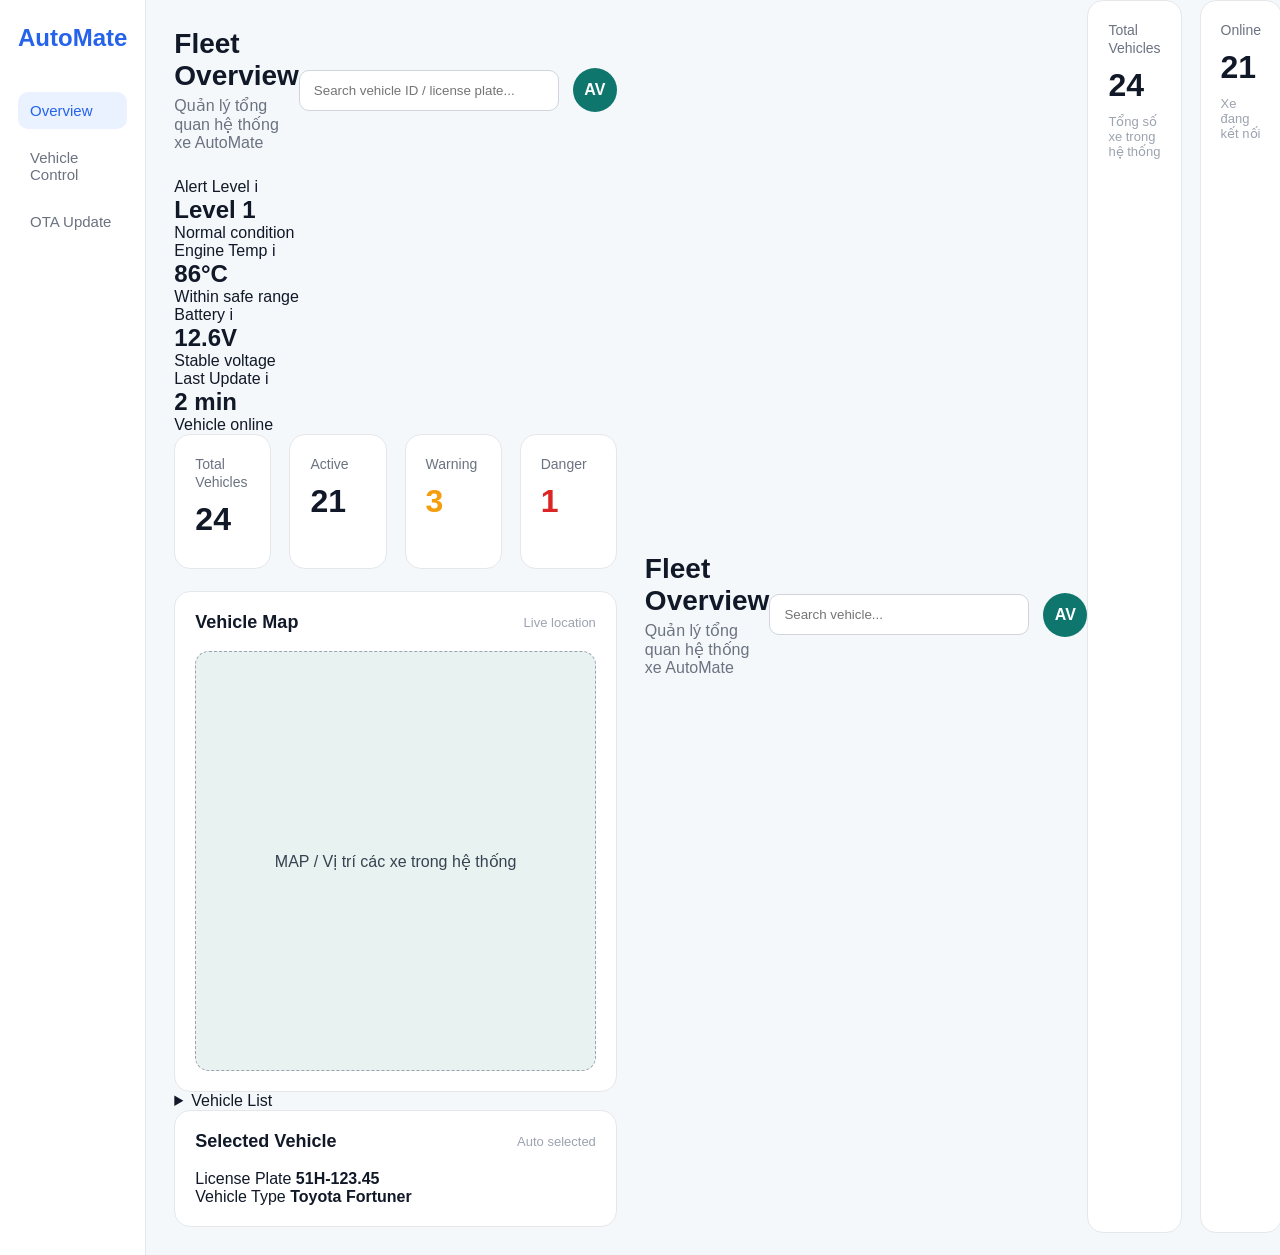
<file: index.html>
<!DOCTYPE html>
<html lang="vi">
<head>
  <meta charset="UTF-8" />
  <meta name="viewport" content="width=device-width, initial-scale=1.0" />
  <title>AutoMate Dashboard - Overview</title>
  <link rel="stylesheet" href="style.css" />
</head>
<body>
  <div class="dashboard">
    <aside class="sidebar">
      <div class="logo">AutoMate</div>

      <nav class="menu">
        <a class="active" href="index.html">Overview</a>
        <a href="vehicle.html">Vehicle Control</a>
        <a href="ota.html">OTA Update</a>
      </nav>
    </aside>

    <main class="main">
    <header class="topbar">
        <div>
        <h1>Fleet Overview</h1>
        <p>Quản lý tổng quan hệ thống xe AutoMate</p>
        </div>

        <div class="top-actions">
        <input type="text" placeholder="Search vehicle ID / license plate..." />
        <div class="avatar">AV</div>
        </div>
    </header>

    <section class="overview-layout">

        <!-- LEFT: selected vehicle metrics -->
        <div class="selected-metrics">
        <div class="metric-card">
            <div class="metric-top">
            <span>Alert Level</span>
            <span class="info-icon">i</span>
            </div>
            <h2>Level 1</h2>
            <p>Normal condition</p>
        </div>

        <div class="metric-card">
            <div class="metric-top">
            <span>Engine Temp</span>
            <span class="info-icon">i</span>
            </div>
            <h2>86°C</h2>
            <p>Within safe range</p>
        </div>

        <div class="metric-card">
            <div class="metric-top">
            <span>Battery</span>
            <span class="info-icon">i</span>
            </div>
            <h2>12.6V</h2>
            <p>Stable voltage</p>
        </div>

        <div class="metric-card">
            <div class="metric-top">
            <span>Last Update</span>
            <span class="info-icon">i</span>
            </div>
            <h2>2 min</h2>
            <p>Vehicle online</p>
        </div>
        </div>

        <!-- CENTER: fleet stats + map -->
        <div class="map-area">
        <section class="stats compact-stats">
            <div class="card">
            <span>Total Vehicles</span>
            <h2>24</h2>
            </div>

            <div class="card">
            <span>Active</span>
            <h2>21</h2>
            </div>

            <div class="card warning">
            <span>Warning</span>
            <h2>3</h2>
            </div>

            <div class="card danger">
            <span>Danger</span>
            <h2>1</h2>
            </div>
        </section>

        <section class="map-panel">
            <div class="panel-header">
            <h3>Vehicle Map</h3>
            <span>Live location</span>
            </div>

            <div class="map-placeholder">
            MAP / Vị trí các xe trong hệ thống
            </div>
        </section>
        </div>

        <!-- RIGHT: collapsible vehicle list -->
        <details class="vehicle-list-collapsed">
        <summary>Vehicle List</summary>

        <div class="vehicle-item active-car">
            <strong>VEH-001</strong>
            <span>51H-123.45</span>
            <p>Normal · Toyota Fortuner</p>
        </div>

        <div class="vehicle-item">
            <strong>VEH-002</strong>
            <span>51K-888.12</span>
            <p>Warning · Mitsubishi Xpander</p>
        </div>

        <div class="vehicle-item">
            <strong>VEH-003</strong>
            <span>30F-456.78</span>
            <p>Offline · VinFast VF9</p>
        </div>
        </details>

    </section>

    <section class="selected-vehicle simple-selected">
        <div class="panel-header">
        <h3>Selected Vehicle</h3>
        <span>Auto selected</span>
        </div>

        <div class="simple-info">
        <div>
            <span>License Plate</span>
            <strong>51H-123.45</strong>
        </div>

        <div>
            <span>Vehicle Type</span>
            <strong>Toyota Fortuner</strong>
        </div>
        </div>
    </section>
    </main>
      <header class="topbar">
        <div>
          <h1>Fleet Overview</h1>
          <p>Quản lý tổng quan hệ thống xe AutoMate</p>
        </div>

        <div class="top-actions">
          <input type="text" placeholder="Search vehicle..." />
          <div class="avatar">AV</div>
        </div>
      </header>

      <section class="stats">
        <div class="card">
          <span>Total Vehicles</span>
          <h2>24</h2>
          <p>Tổng số xe trong hệ thống</p>
        </div>

        <div class="card">
          <span>Online</span>
          <h2>21</h2>
          <p>Xe đang kết nối</p>
        </div>

        <div class="card warning">
          <span>Warning</span>
          <h2>3</h2>
          <p>Xe có cảnh báo cần chú ý</p>
        </div>

        <div class="card danger">
          <span>Danger</span>
          <h2>1</h2>
          <p>Xe ở mức nguy hiểm</p>
        </div>
      </section>

      <section class="content-grid">
        <div class="map-panel">
          <div class="panel-header">
            <h3>Vehicle Map</h3>
            <span>Live location</span>
          </div>

          <div class="map-placeholder">
            MAP / Vị trí các xe trong hệ thống
          </div>
        </div>

        <div class="vehicle-list">
          <div class="panel-header">
            <h3>Vehicle List</h3>
            <span>Click để chọn xe</span>
          </div>

          <div class="vehicle-item active-car">
            <strong>VEH-001</strong>
            <span>51H-123.45</span>
            <p>Normal · Last update 2 min ago</p>
          </div>

          <div class="vehicle-item">
            <strong>VEH-002</strong>
            <span>51K-888.12</span>
            <p>Warning · Engine temperature</p>
          </div>

          <div class="vehicle-item">
            <strong>VEH-003</strong>
            <span>30F-456.78</span>
            <p>Offline · Last update 1 hour ago</p>
          </div>
        </div>
      </section>

      <section class="selected-vehicle">
        <div class="panel-header">
          <h3>Selected Vehicle</h3>
          <span>Thông tin xe đang chọn</span>
        </div>

        <div class="vehicle-info-grid">
          <div>
            <span>Vehicle ID</span>
            <strong>VEH-001</strong>
          </div>

          <div>
            <span>License Plate</span>
            <strong>51H-123.45</strong>
          </div>

          <div>
            <span>Status</span>
            <strong class="status-ok">Normal</strong>
          </div>

          <div>
            <span>Alert Level</span>
            <strong>Level 1</strong>
          </div>

          <div>
            <span>Speed</span>
            <strong>42 km/h</strong>
          </div>

          <div>
            <span>Last Update</span>
            <strong>2 min ago</strong>
          </div>
        </div>
      </section>
    </main>
  </div>
</body>
</html>
</file>
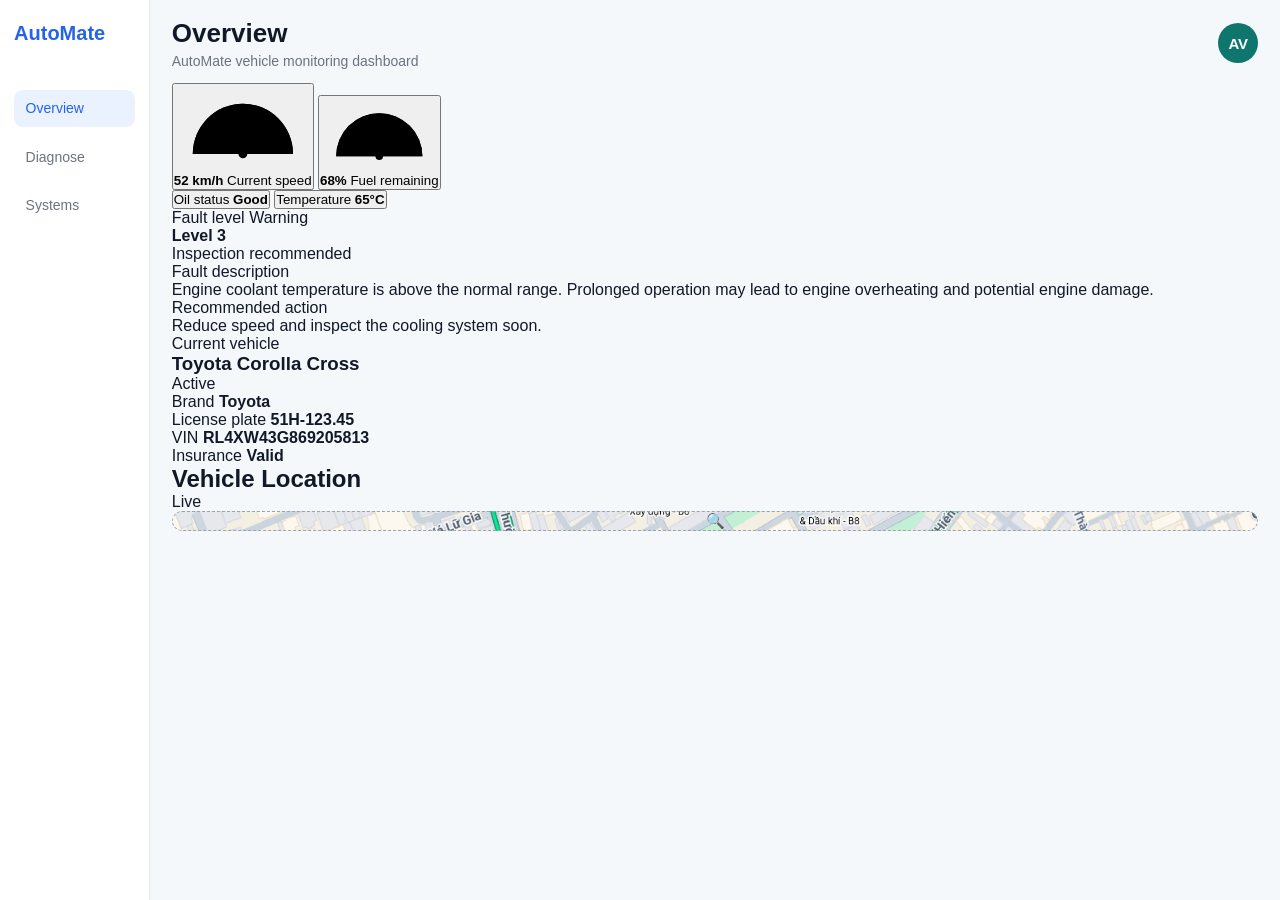
<file: web/index.html>
<!DOCTYPE html>
<html lang="vi">
<head>
    <meta charset="UTF-8">
    <meta
        name="viewport"
        content="width=device-width, initial-scale=1.0"
    >

    <title>AutoMate Dashboard - Overview Test</title>

    <link rel="stylesheet" href="style.css">
</head>

<body>
    <div class="dashboard">
        <!-- Sidebar -->
        <aside class="sidebar">
            <div class="logo">AutoMate</div>

            <nav class="menu">
                <a class="active" href="index_test.html">Overview</a>
                <a href="diagnose.html">Diagnose</a>
                <a href="systems.html">Systems</a>
            </nav>
        </aside>

        <!-- Main overview -->
        <main class="main">
            <header class="topbar">
                <div>
                    <h1>Overview</h1>
                    <p>AutoMate vehicle monitoring dashboard</p>
                </div>

                <div class="top-actions">
                    <div class="avatar">AV</div>
                </div>
            </header>
            <div class="overview-layout">
                <!-- Left column -->
                <section class="overview-left">
                    <!-- Gauges -->
                    <div class="gauges-row">
                        <!-- Speed gauge -->
                        <button
                            class="gauge-card"
                            type="button"
                            data-popup="speed"
                            aria-label="Xem chi tiết tốc độ"
                        >
                            <div class="gauge">
                                <svg
                                    class="gauge-svg"
                                    viewBox="0 0 220 135"
                                    role="img"
                                    aria-label="Đồng hồ tốc độ"
                                >
                                    <path
                                        class="gauge-track"
                                        d="M 30 110 A 80 80 0 0 1 190 110"
                                    />

                                    <path
                                        id="speed-progress"
                                        class="gauge-progress"
                                        d="M 30 110 A 80 80 0 0 1 190 110"
                                    />

                                    <line
                                        id="speed-needle"
                                        class="gauge-needle"
                                        x1="110"
                                        y1="110"
                                        x2="110"
                                        y2="51"
                                    />

                                    <circle
                                        class="gauge-center"
                                        cx="110"
                                        cy="110"
                                        r="7"
                                    />
                                </svg>
                            </div>

                            <div class="gauge-reading">
                                <strong id="speed-value">51 km/h</strong>
                                <span>Current speed</span>
                            </div>
                        </button>

                        <!-- Fuel gauge -->
                        <button
                            class="gauge-card"
                            type="button"
                            data-popup="fuel"
                            aria-label="Xem chi tiết nhiên liệu"
                        >
                            <div class="gauge">
                                <svg
                                    class="gauge-svg"
                                    viewBox="0 0 220 135"
                                    role="img"
                                    aria-label="Đồng hồ nhiên liệu"
                                >
                                    <path
                                        class="gauge-track"
                                        d="M 30 110 A 80 80 0 0 1 190 110"
                                    />

                                    <path
                                        id="fuel-progress"
                                        class="gauge-progress"
                                        d="M 30 110 A 80 80 0 0 1 190 110"
                                    />

                                    <line
                                        id="fuel-needle"
                                        class="gauge-needle"
                                        x1="110"
                                        y1="110"
                                        x2="110"
                                        y2="51"
                                    />

                                    <circle
                                        class="gauge-center"
                                        cx="110"
                                        cy="110"
                                        r="7"
                                    />
                                </svg>
                            </div>

                            <div class="gauge-reading">
                                <strong id="fuel-value">68%</strong>
                                <span>Fuel remaining</span>
                            </div>
                        </button>
                    </div>

                    <!-- Oil and temperature -->
                    <div class="quick-status-row">
                        <button
                            class="quick-status"
                            type="button"
                            data-popup="oil"
                        >
                            <span>Oil status</span>
                            <strong id="oil-value" class="status-good">Good</strong>
                        </button>

                        <button
                            class="quick-status"
                            type="button"
                            data-popup="temperature"
                        >
                            <span>Temperature</span>
                            <strong id="temperature-value" class="status-temperature">65°C</strong>
                        </button>
                    </div>

                    <!-- Fault level -->
                    <section class="info-panel fault-level-panel">
                        <div class="fault-level-header">
                            <span class="panel-label">Fault level</span>

                            <span class="fault-badge warning">
                                Warning
                            </span>
                        </div>

                        <div class="fault-level-content">
                            <span
                                id="fault-indicator"
                                class="status-dot warning"
                                aria-hidden="true"
                            ></span>

                            <div>
                                <strong id="fault-level">
                                    Level 3
                                </strong>

                                <p class="fault-level-summary">
                                    Inspection recommended
                                </p>
                            </div>
                        </div>
                    </section>

                    <section class="info-panel fault-description-panel">
                        <span class="panel-label">
                            Fault description
                        </span>

                        <p id="fault-description" class="fault-message">
                            Engine coolant temperature is above the normal range.
                            Prolonged operation may lead to engine overheating and potential engine damage.
                        </p>

                        <div class="fault-action">
                            <span>Recommended action</span>

                            <p>
                                Reduce speed and inspect the cooling system soon.
                            </p>
                        </div>
                    </section>
                </section>

                <!-- Right column -->
                <section class="overview-right">
                    <!-- Vehicle information -->
                    <section class="vehicle-card">
                        <div class="vehicle-card-header">
                            <div>
                                <span class="section-label">
                                    Current vehicle
                                </span>

                                <h1>Toyota Corolla Cross</h1>
                            </div>

                            <span class="vehicle-status">
                                Active
                            </span>
                        </div>

                        <div class="vehicle-details">
                            <div class="vehicle-detail">
                                <span>Brand</span>
                                <strong>Toyota</strong>
                            </div>

                            <div class="vehicle-detail">
                                <span>License plate</span>
                                <strong>51H-123.45</strong>
                            </div>

                            <div class="vehicle-detail">
                                <span>VIN</span>
                                <strong>RL4XW43G869205813</strong>
                            </div>

                            <div class="vehicle-detail">
                                <span>Insurance</span>
                                <strong class="valid-text">Valid</strong>
                            </div>
                        </div>
                    </section>

                    <!-- Map -->
                    <section class="map-card">
                        <div class="map-header">
                            <div>

                                <h2>Vehicle Location</h2>
                            </div>

                            <span class="live-status">
                                <span class="live-dot"></span>
                                Live
                            </span>
                        </div>

                        <div
                            class="map-placeholder"
                            role="img"
                            aria-label="Bản đồ vị trí xe"
                        >
                            <span class="map-message">
                                🔍
                            </span>
                        </div>
                    </section>
                </section>
            </div>
        </main>
    </div>

    <!-- Popup -->
    <div
        id="popup"
        class="popup-overlay"
        role="dialog"
        aria-modal="true"
        aria-labelledby="popup-title"
        aria-hidden="true"
    >
        <div class="popup-window">
            <div class="popup-header">
                <h2 id="popup-title">Details</h2>

                <button
                    id="close-popup"
                    class="popup-close"
                    type="button"
                    aria-label="Đóng"
                >
                    &times;
                </button>
            </div>

            <div id="popup-body" class="popup-body"></div>
        </div>
    </div>

    <script src="js_test.js"></script>
</body>
</html>
</file>
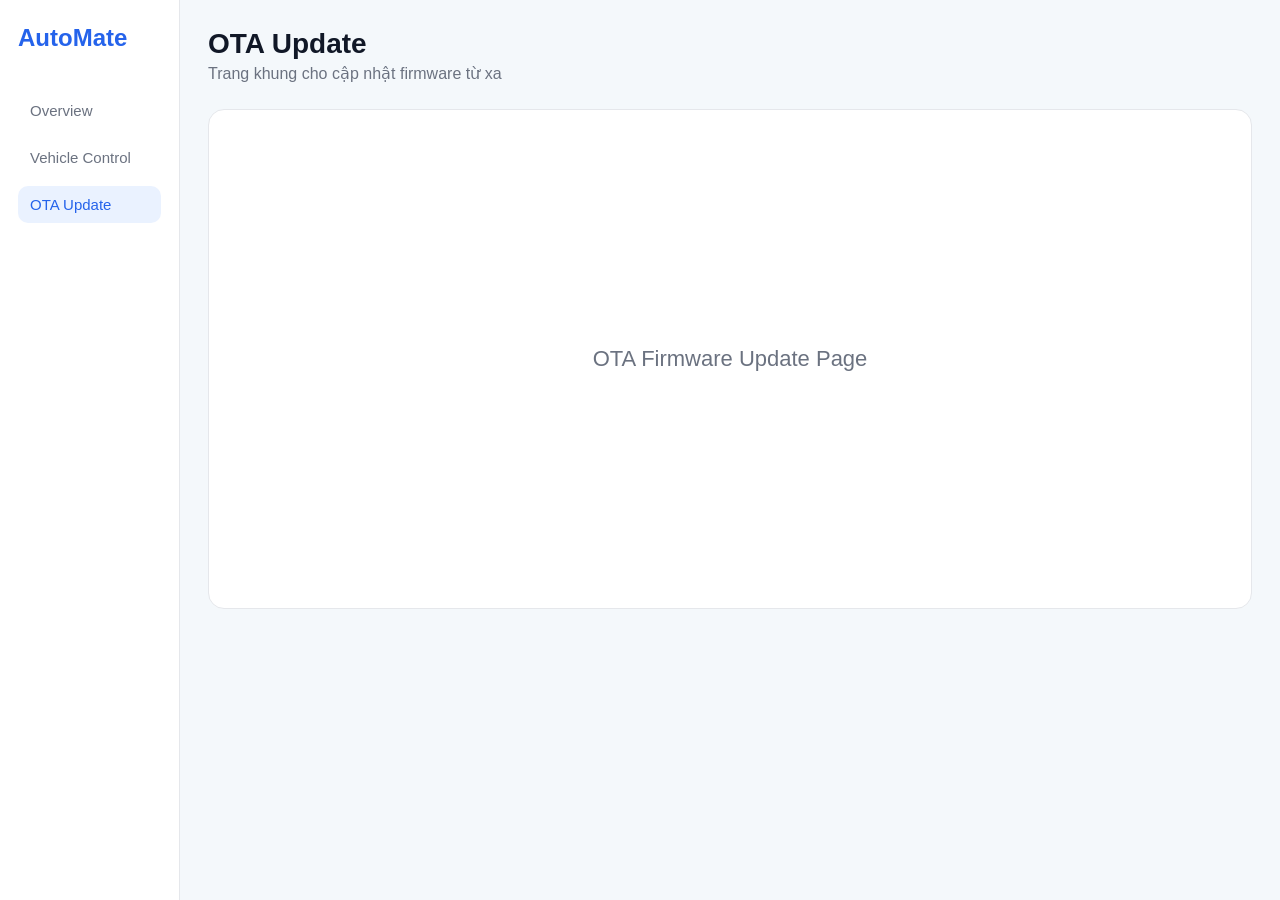
<file: ota.html>
<!DOCTYPE html>
<html lang="vi">
<head>
  <meta charset="UTF-8" />
  <meta name="viewport" content="width=device-width, initial-scale=1.0" />
  <title>AutoMate Dashboard - OTA Update</title>
  <link rel="stylesheet" href="style.css" />
</head>
<body>
  <div class="dashboard">
    <aside class="sidebar">
      <div class="logo">AutoMate</div>

      <nav class="menu">
        <a href="index.html">Overview</a>
        <a href="vehicle.html">Vehicle Control</a>
        <a class="active" href="ota.html">OTA Update</a>
      </nav>
    </aside>

    <main class="main">
      <header class="topbar">
        <div>
          <h1>OTA Update</h1>
          <p>Trang khung cho cập nhật firmware từ xa</p>
        </div>
      </header>

      <section class="empty-page">
        OTA Firmware Update Page
      </section>
    </main>
  </div>
</body>
</html>
</file>
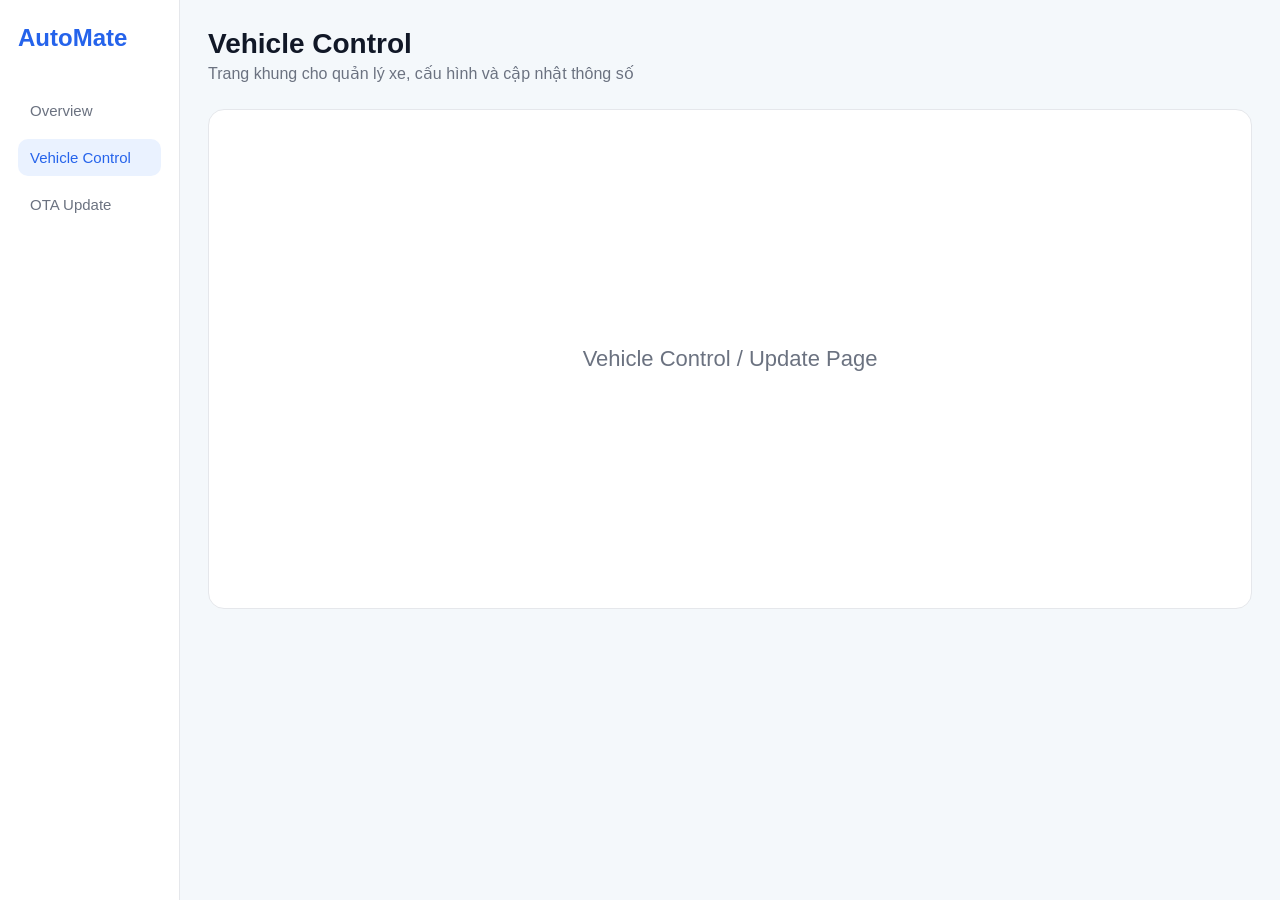
<file: vehicle.html>
<!DOCTYPE html>
<html lang="vi">
<head>
  <meta charset="UTF-8" />
  <meta name="viewport" content="width=device-width, initial-scale=1.0" />
  <title>AutoMate Dashboard - Vehicle Control</title>
  <link rel="stylesheet" href="style.css" />
</head>
<body>
  <div class="dashboard">
    <aside class="sidebar">
      <div class="logo">AutoMate</div>

      <nav class="menu">
        <a href="index.html">Overview</a>
        <a class="active" href="vehicle.html">Vehicle Control</a>
        <a href="ota.html">OTA Update</a>
      </nav>
    </aside>

    <main class="main">
      <header class="topbar">
        <div>
          <h1>Vehicle Control</h1>
          <p>Trang khung cho quản lý xe, cấu hình và cập nhật thông số</p>
        </div>
      </header>

      <section class="empty-page">
        Vehicle Control / Update Page
      </section>
    </main>
  </div>
</body>
</html>
</file>
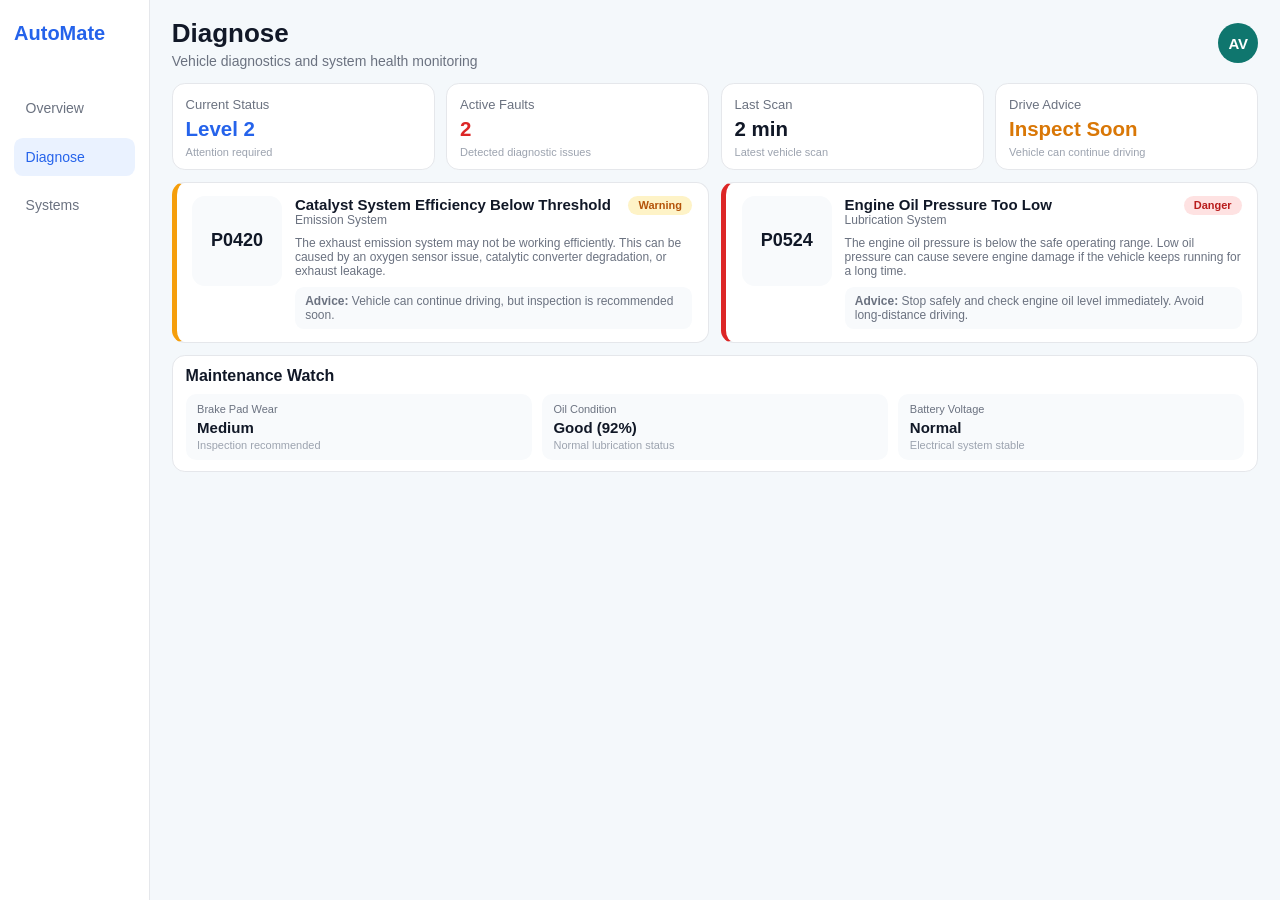
<file: web/diagnose.html>
<!DOCTYPE html>
<html lang="vi">
<head>
  <meta charset="UTF-8" />
  <meta name="viewport" content="width=device-width, initial-scale=1.0" />
  <title>AutoMate Dashboard - Diagnose</title>
  <link rel="stylesheet" href="style.css" />
</head>
<body>
  <div class="dashboard">
    <aside class="sidebar">
      <div class="logo">AutoMate</div>

      <nav class="menu">
        <a href="index.html">Overview</a>
        <a class="active" href="diagnose.html">Diagnose</a>
        <a href="systems.html">Systems</a>
      </nav>
    </aside>

    <main class="main">
      <header class="topbar">
        <div>
          <h1>Diagnose</h1>
          <p>Vehicle diagnostics and system health monitoring</p>
        </div>
        <div class="top-actions">
          <div class="avatar">AV</div>
        </div>        
      </header>

      <section class="diagnose-summary">
        <div class="card alert-level">
          <span>Current Status</span>
          <h2>Level 2</h2>
          <p>Attention required</p>
        </div>

        <div class="card danger">
          <span>Active Faults</span>
          <h2>2</h2>
          <p>Detected diagnostic issues</p>
        </div>

        <div class="card">
          <span>Last Scan</span>
          <h2>2 min</h2>
          <p>Latest vehicle scan</p>
        </div>

        <div class="card maintenance">
          <span>Drive Advice</span>
          <h2>Inspect Soon</h2>
          <p>Vehicle can continue driving</p>
        </div>
      </section>

      <section class="fault-section">
        <div class="fault-card warning-fault">
          <div class="fault-code">P0420</div>

          <div class="fault-content">
            <div class="fault-header">
              <div>
                <h3>Catalyst System Efficiency Below Threshold</h3>
                <p>Emission System</p>
              </div>
              <span class="severity warning-label">Warning</span>
            </div>

            <p class="fault-desc">
              The exhaust emission system may not be working efficiently. This can be caused by
              an oxygen sensor issue, catalytic converter degradation, or exhaust leakage.
            </p>

            <div class="fault-advice">
              <strong>Advice:</strong>
              Vehicle can continue driving, but inspection is recommended soon.
            </div>
          </div>
        </div>

        <div class="fault-card danger-fault">
          <div class="fault-code">P0524</div>

          <div class="fault-content">
            <div class="fault-header">
              <div>
                <h3>Engine Oil Pressure Too Low</h3>
                <p>Lubrication System</p>
              </div>
              <span class="severity danger-label">Danger</span>
            </div>

            <p class="fault-desc">
              The engine oil pressure is below the safe operating range. Low oil pressure can
              cause severe engine damage if the vehicle keeps running for a long time.
            </p>

            <div class="fault-advice">
              <strong>Advice:</strong>
              Stop safely and check engine oil level immediately. Avoid long-distance driving.
            </div>
          </div>
        </div>
      </section>

      <section class="maintenance-watch">
        <h3>Maintenance Watch</h3>

        <div class="maintenance-grid">
          <div class="maintenance-item">
            <span>Brake Pad Wear</span>
            <strong>Medium</strong>
            <p>Inspection recommended</p>
          </div>

          <div class="maintenance-item">
            <span>Oil Condition</span>
            <strong>Good (92%)</strong>
            <p>Normal lubrication status</p>
          </div>

          <div class="maintenance-item">
            <span>Battery Voltage</span>
            <strong>Normal</strong>
            <p>Electrical system stable</p>
          </div>
        </div>
      </section>
    </main>
  </div>
</body>
</html>
</file>
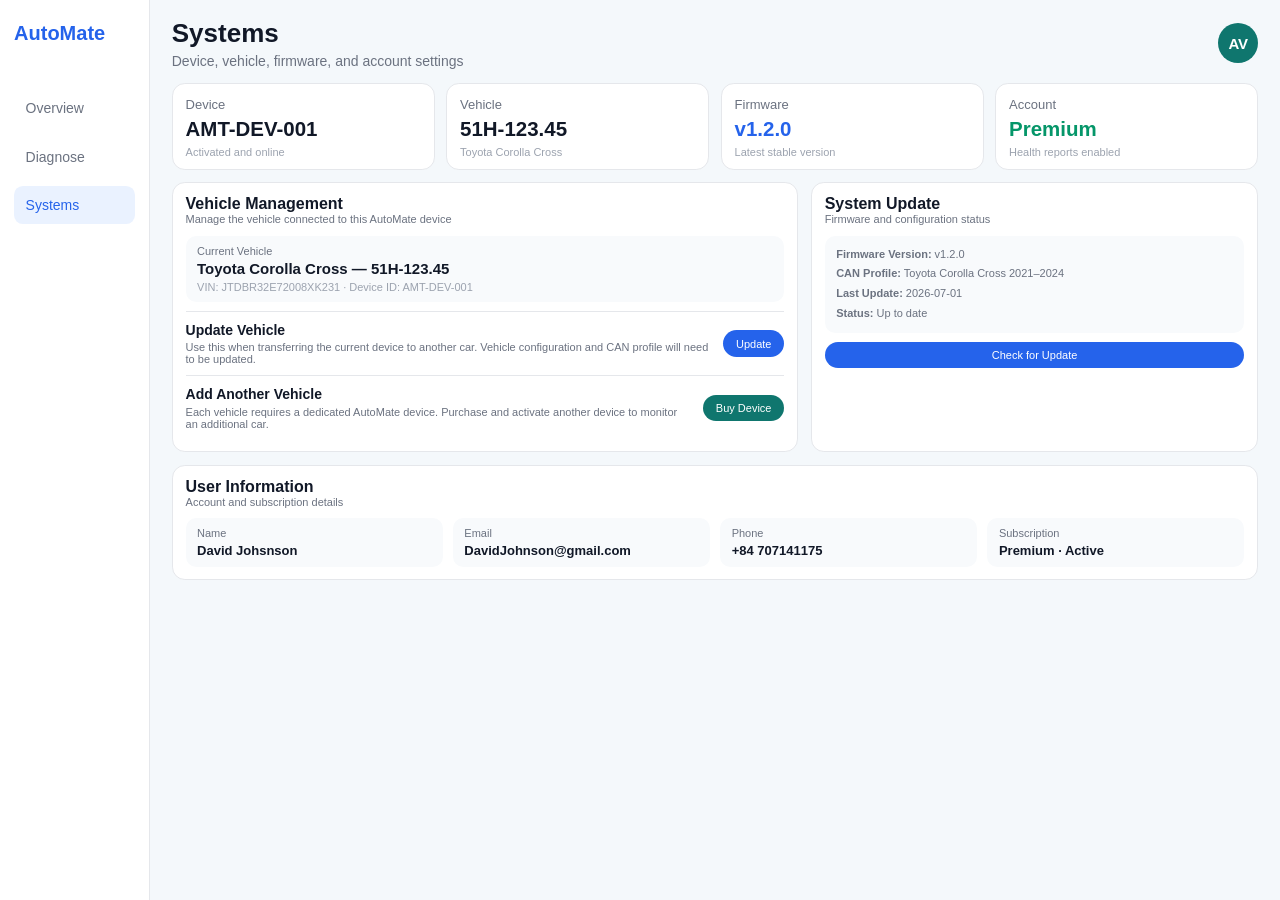
<file: web/systems.html>
<!DOCTYPE html>
<html lang="vi">
<head>
  <meta charset="UTF-8" />
  <meta name="viewport" content="width=device-width, initial-scale=1.0" />
  <title>AutoMate Dashboard - Systems</title>
  <link rel="stylesheet" href="style.css" />
</head>
<body>
  <div class="dashboard">
    <aside class="sidebar">
      <div class="logo">AutoMate</div>

      <nav class="menu">
        <a href="index.html">Overview</a>
        <a href="diagnose.html">Diagnose</a>
        <a class="active" href="systems.html">Systems</a>
      </nav>
    </aside>

    <main class="main">
      <header class="topbar">
        <div>
          <h1>Systems</h1>
          <p>Device, vehicle, firmware, and account settings</p>
        </div>

        <div class="top-actions">
          <div class="avatar">AV</div>
        </div>
      </header>

      <section class="system-summary">
        <div class="card">
          <span>Device</span>
          <h2>AMT-DEV-001</h2>
          <p>Activated and online</p>
        </div>

        <div class="card">
          <span>Vehicle</span>
          <h2>51H-123.45</h2>
          <p>Toyota Corolla Cross</p>
        </div>

        <div class="card alert-level">
          <span>Firmware</span>
          <h2>v1.2.0</h2>
          <p>Latest stable version</p>
        </div>

        <div class="card health">
          <span>Account</span>
          <h2>Premium</h2>
          <p>Health reports enabled</p>
        </div>
      </section>

      <section class="systems-grid">
        <div class="system-panel">
          <div class="system-panel-header">
            <div>
              <h3>Vehicle Management</h3>
              <p>Manage the vehicle connected to this AutoMate device</p>
            </div>
          </div>

          <div class="current-vehicle-box">
            <span>Current Vehicle</span>
            <strong>Toyota Corolla Cross — 51H-123.45</strong>
            <p>VIN: JTDBR32E72008XK231 · Device ID: AMT-DEV-001</p>
          </div>

          <div class="system-action-row">
            <div>
              <h4>Update Vehicle</h4>
              <p>Use this when transferring the current device to another car. Vehicle configuration and CAN profile will need to be updated.</p>
            </div>
            <button class="system-btn">Update</button>
          </div>

          <div class="system-action-row">
            <div>
              <h4>Add Another Vehicle</h4>
              <p>Each vehicle requires a dedicated AutoMate device. Purchase and activate another device to monitor an additional car.</p>
            </div>
            <button class="system-btn secondary">Buy Device</button>
          </div>
        </div>

        <div class="system-panel">
          <div class="system-panel-header">
            <div>
              <h3>System Update</h3>
              <p>Firmware and configuration status</p>
            </div>
          </div>

          <div class="system-info-list">
            <p><strong>Firmware Version:</strong> v1.2.0</p>
            <p><strong>CAN Profile:</strong> Toyota Corolla Cross 2021–2024</p>
            <p><strong>Last Update:</strong> 2026-07-01</p>
            <p><strong>Status:</strong> Up to date</p>
          </div>

          <button class="system-btn full">Check for Update</button>
        </div>
      </section>

      <section class="user-info-panel">
        <div class="system-panel-header">
          <div>
            <h3>User Information</h3>
            <p>Account and subscription details</p>
          </div>
        </div>

        <div class="user-info-grid">
          <div>
            <span>Name</span>
            <strong>David Johsnson</strong>
          </div>

          <div>
            <span>Email</span>
            <strong>DavidJohnson@gmail.com</strong>
          </div>

          <div>
            <span>Phone</span>
            <strong>+84 707141175</strong>
          </div>

          <div>
            <span>Subscription</span>
            <strong>Premium · Active</strong>
          </div>
        </div>
      </section>
    </main>
  </div>
</body>
</html>
</file>
<file: style.css>
* {
  margin: 0;
  padding: 0;
  box-sizing: border-box;
}

body {
  font-family: Arial, sans-serif;
  background: #f4f8fb;
  color: #111827;
}

.dashboard {
  display: flex;
  min-height: 100vh;
}

.sidebar {
  width: 180px;
  background: #ffffff;
  border-right: 1px solid #e5e7eb;
  padding: 24px 18px;
}

.logo {
  font-size: 24px;
  font-weight: bold;
  color: #2563eb;
  margin-bottom: 40px;
}

.menu {
  display: flex;
  flex-direction: column;
  gap: 10px;
}

.menu a {
  text-decoration: none;
  color: #6b7280;
  padding: 10px 12px;
  border-radius: 10px;
  font-size: 15px;
}

.menu a:hover,
.menu a.active {
  background: #eaf2ff;
  color: #2563eb;
}

.main {
  flex: 1;
  padding: 28px;
}

.topbar {
  display: flex;
  justify-content: space-between;
  align-items: center;
  margin-bottom: 26px;
}

.topbar h1 {
  font-size: 28px;
  margin-bottom: 4px;
}

.topbar p {
  color: #6b7280;
}

.top-actions {
  display: flex;
  align-items: center;
  gap: 14px;
}

.top-actions input {
  width: 260px;
  padding: 12px 14px;
  border: 1px solid #d1d5db;
  border-radius: 10px;
  outline: none;
}

.avatar {
  width: 44px;
  height: 44px;
  border-radius: 50%;
  background: #0f766e;
  color: white;
  display: flex;
  align-items: center;
  justify-content: center;
  font-weight: bold;
}

.stats {
  display: grid;
  grid-template-columns: repeat(4, 1fr);
  gap: 18px;
  margin-bottom: 22px;
}

.card {
  background: white;
  border: 1px solid #e5e7eb;
  border-radius: 16px;
  padding: 20px;
}

.card span {
  color: #6b7280;
  font-size: 14px;
}

.card h2 {
  font-size: 32px;
  margin: 10px 0;
}

.card p {
  color: #9ca3af;
  font-size: 13px;
}

.warning h2 {
  color: #f59e0b;
}

.danger h2 {
  color: #dc2626;
}

.content-grid {
  display: grid;
  grid-template-columns: 1fr 320px;
  gap: 22px;
  margin-bottom: 22px;
}

.map-panel,
.vehicle-list,
.selected-vehicle,
.empty-page {
  background: white;
  border: 1px solid #e5e7eb;
  border-radius: 16px;
  padding: 20px;
}

.panel-header {
  display: flex;
  justify-content: space-between;
  align-items: center;
  margin-bottom: 18px;
}

.panel-header h3 {
  font-size: 18px;
}

.panel-header span {
  color: #9ca3af;
  font-size: 13px;
}

.map-placeholder {
  height: 420px;
  background: #e8f3f1;
  border: 1px dashed #9ca3af;
  border-radius: 14px;
  display: flex;
  align-items: center;
  justify-content: center;
  color: #374151;
}

.vehicle-list {
  display: flex;
  flex-direction: column;
}

.vehicle-item {
  border: 1px solid #e5e7eb;
  border-radius: 12px;
  padding: 14px;
  margin-bottom: 12px;
}

.vehicle-item strong {
  display: block;
  margin-bottom: 4px;
}

.vehicle-item span {
  color: #2563eb;
  font-size: 14px;
}

.vehicle-item p {
  color: #6b7280;
  font-size: 13px;
  margin-top: 6px;
}

.active-car {
  border-color: #2563eb;
  background: #f0f6ff;
}

.vehicle-info-grid {
  display: grid;
  grid-template-columns: repeat(6, 1fr);
  gap: 16px;
}

.vehicle-info-grid div {
  background: #f9fafb;
  border-radius: 12px;
  padding: 14px;
}

.vehicle-info-grid span {
  display: block;
  color: #6b7280;
  font-size: 13px;
  margin-bottom: 8px;
}

.vehicle-info-grid strong {
  font-size: 15px;
}

.status-ok {
  color: #16a34a;
}

.empty-page {
  height: 500px;
  display: flex;
  align-items: center;
  justify-content: center;
  color: #6b7280;
  font-size: 22px;
}
</file>
<file: web/style.css>
* {
  margin: 0;
  padding: 0;
  box-sizing: border-box;
}

body {
  font-family: Arial, sans-serif;
  background: #f4f8fb;
  color: #111827;
  overflow: hidden;
}

.dashboard {
  display: flex;
  width: 100vw;
  height: 100vh;
}

.sidebar {
  width: clamp(150px, 11vw, 190px);
  background: #ffffff;
  border-right: 1px solid #e5e7eb;
  padding: 2.4vh 1.1vw;
}

.logo {
  font-size: clamp(20px, 1.45vw, 28px);
  font-weight: bold;
  color: #2563eb;
  margin-bottom: 5vh;
}

.menu {
  display: flex;
  flex-direction: column;
  gap: 1.2vh;
}

.menu a {
  text-decoration: none;
  color: #6b7280;
  padding: 1.2vh 0.9vw;
  border-radius: 0.7vw;
  font-size: clamp(14px, 0.95vw, 18px);
}

.menu a:hover,
.menu a.active {
  background: #eaf2ff;
  color: #2563eb;
}

.main {
  flex: 1;
  height: 100vh;
  overflow: hidden;
  padding: 2vh 1.7vw;
}

.topbar {
  display: flex;
  justify-content: space-between;
  align-items: center;
  margin-bottom: 1.6vh;
}

.topbar h1 {
  font-size: clamp(26px, 2vw, 40px);
  margin-bottom: 0.4vh;
}

.topbar p {
  color: #6b7280;
  font-size: clamp(14px, 1vw, 18px);
}

.top-actions {
  display: flex;
  align-items: center;
  gap: 1vw;
}

.avatar {
  width: clamp(40px, 3vw, 56px);
  height: clamp(40px, 3vw, 56px);
  border-radius: 50%;
  background: #0f766e;
  color: white;
  display: flex;
  align-items: center;
  justify-content: center;
  font-weight: bold;
  font-size: clamp(15px, 1vw, 20px);
}

.stats {
  display: grid;
  grid-template-columns: repeat(4, 1fr);
  gap: 0.9vw;
  margin-bottom: 1.4vh;
}

.health h2 {
  color: #059669;
}

.alert-level h2 {
  color: #2563eb;
}

.drive-advice h2 {
  color: #059669;
}

.maintenance h2 {
  color: #d97706;
}

.card {
  background: white;
  border: 1px solid #e5e7eb;
  border-radius: 1vw;
  padding: 1.2vh 1vw;
}

.card span {
  color: #6b7280;
  font-size: clamp(13px, 0.9vw, 16px);
}

.card h2 {
  font-size: clamp(20px, 1.6vw, 30px);
  margin: 0.5vh 0;
}

.card p {
  color: #9ca3af;
  font-size: clamp(11px, 0.7vw, 13px);
}

.warning h2 {
  color: #f59e0b;
}

.danger h2 {
  color: #dc2626;
}

.content-grid {
  display: grid;
  grid-template-columns: 16vw 1fr;
  gap: 1vw;
  height: 63vh;
}

.vehicle-status {
  display: flex;
  flex-direction: column;
  gap: 1.4vh;
}

.status-card {
  background: #fff;
  border: 1px solid #e5e7eb;
  border-radius: 1vw;
  padding: 1.5vh 1.3vw;
  height: calc((63vh - 4.2vh) / 4);
  display: flex;
  flex-direction: column;
  justify-content: center;
  cursor: pointer;
}

.status-card span {
  font-size: clamp(15px, 1.2vw, 18px);
}

.status-card h2 {
  font-size: clamp(22px, 1.4vw, 30px);
  margin-top: 0.7vh;
}

.status-card p {
  color: #6b7280;
  font-size: clamp(8px, 1vw, 15px);
}

.map-panel {
  height: 100%;
}

.panel-header {
  display: flex;
  justify-content: space-between;
  align-items: center;
  margin-bottom: 1.2vh;
}

.panel-header h3 {
  font-size: clamp(18px, 1.3vw, 24px);
}

.panel-header span {
  color: #9ca3af;
  font-size: clamp(13px, 0.9vw, 16px);
}

.map-placeholder {
  height: calc(100% - 4vh);
  background-image: url("assets/images/maps.png");
  background-size: cover;
  background-position: center;
  background-repeat: no-repeat;
  border: 1px dashed #9ca3af;
  border-radius: 1vw;
  display: flex;
  align-items: center;
  justify-content: center;
  color: #374151;
  font-size: clamp(15px, 1.05vw, 20px);
}

.vehicle-info-card {
  margin-top: 0.7vh;
  background: #ffffff;
  border: 1px solid #e5e7eb;
  border-radius: 1vw;
  padding: 1.1vh 1vw;
}

.vehicle-info-header {
  display: flex;
  justify-content: space-between;
  align-items: center;
  margin-bottom: 0.3vh;
}

.vehicle-info-header h3 {
  font-size: clamp(15px, 1vw, 20px);
  color: #272727;
}

.vehicle-info-header p {
  font-size: clamp(10px, 0.7vw, 13px);
  color: #6b7280;
}

.vehicle-info-grid {
  display: grid;
  grid-template-columns: repeat(5, 1fr);
  gap: 0.6vw;
}

.vehicle-info-item {
  padding: 0.5vh 0.8vw;
  background: #f8fafc;
  border-radius: 0.7vw;
}

.vehicle-info-item span {
  display: block;
  font-size: clamp(10px, 0.65vw, 13px);
  color: #6b7280;
  margin-bottom: 0.2vh;
}

.vehicle-info-item strong {
  font-size: clamp(15px, 0.95vw, 17px);
  color: #111827;
}

.status-valid {
  color: #059669 !important;
}

.details-btn {
  border: none;
  background: #2563eb;
  color: white;
  padding: 0.8vh 1vw;
  border-radius: 999px;
  cursor: pointer;
  font-size: clamp(11px, 0.75vw, 14px);
}

.details-btn:hover {
  background: #1d4ed8;
}

.empty-page {
  height: 60vh;
  background: white;
  border: 1px solid #e5e7eb;
  border-radius: 1vw;
  padding: 2vh 1.5vw;
  display: flex;
  align-items: center;
  justify-content: center;
  color: #6b7280;
  font-size: clamp(18px, 1.4vw, 26px);
}

/* POPUP */

.popup-overlay {
  position: fixed;
  inset: 0;
  background: rgba(0, 0, 0, .35);
  display: none;
  justify-content: center;
  align-items: center;
  z-index: 999;
}

.popup-overlay.show {
  display: flex;
}

.popup-window {
  width: 500px;
  background: white;
  border-radius: 18px;
  padding: 24px;
  box-shadow: 0 10px 40px rgba(0, 0, 0, .2);
  animation: popup .2s;
}

@keyframes popup {
  from {
    transform: scale(.9);
    opacity: 0;
  }

  to {
    transform: scale(1);
    opacity: 1;
  }
}

.popup-header {
  display: flex;
  justify-content: space-between;
  align-items: center;
  margin-bottom: 20px;
}

.popup-header button {
  border: none;
  background: none;
  font-size: 24px;
  cursor: pointer;
}

.popup-body {
  line-height: 1.8;
}

.popup-body h3 {
  margin-bottom: 10px;
}

.popup-body ul {
  margin-left: 20px;
}

.diagnose-summary {
  display: grid;
  grid-template-columns: repeat(4, 1fr);
  gap: 0.9vw;
  margin-bottom: 1.4vh;
}

.fault-section {
  display: grid;
  grid-template-columns: repeat(2, 1fr);
  gap: 1vw;
  margin-bottom: 1.4vh;
}

.fault-card {
  background: white;
  border: 1px solid #e5e7eb;
  border-radius: 1vw;
  padding: 1.4vh 1.2vw;
  display: flex;
  gap: 1vw;
}

.warning-fault {
  border-left: 5px solid #f59e0b;
}

.danger-fault {
  border-left: 5px solid #dc2626;
}

.fault-code {
  min-width: 90px;
  height: 90px;
  border-radius: 1vw;
  background: #f8fafc;
  color: #111827;
  display: flex;
  align-items: center;
  justify-content: center;
  font-size: clamp(18px, 1.4vw, 26px);
  font-weight: 700;
}

.fault-content {
  flex: 1;
}

.fault-header {
  display: flex;
  justify-content: space-between;
  gap: 1vw;
  margin-bottom: 1vh;
}

.fault-header h3 {
  font-size: clamp(15px, 1.1vw, 21px);
}

.fault-header p,
.fault-desc,
.fault-advice {
  color: #6b7280;
  font-size: clamp(12px, 0.85vw, 15px);
}

.severity {
  height: fit-content;
  padding: 0.4vh 0.8vw;
  border-radius: 999px;
  font-size: clamp(11px, 0.75vw, 14px);
  font-weight: 600;
}

.warning-label {
  background: #fef3c7;
  color: #b45309;
}

.danger-label {
  background: #fee2e2;
  color: #b91c1c;
}

.fault-advice {
  margin-top: 1vh;
  padding: 0.8vh 0.8vw;
  background: #f8fafc;
  border-radius: 0.7vw;
}

.maintenance-watch {
  background: white;
  border: 1px solid #e5e7eb;
  border-radius: 1vw;
  padding: 1.2vh 1vw;
}

.maintenance-watch h3 {
  font-size: clamp(16px, 1.1vw, 22px);
  margin-bottom: 1vh;
}

.maintenance-grid {
  display: grid;
  grid-template-columns: repeat(3, 1fr);
  gap: 0.8vw;
}

.maintenance-item {
  background: #f8fafc;
  border-radius: 0.8vw;
  padding: 1vh 0.9vw;
}

.maintenance-item span {
  display: block;
  color: #6b7280;
  font-size: clamp(11px, 0.75vw, 14px);
}

.maintenance-item strong {
  display: block;
  margin: 0.4vh 0;
  font-size: clamp(15px, 1vw, 19px);
}

.maintenance-item p {
  color: #9ca3af;
  font-size: clamp(11px, 0.75vw, 14px);
}

.system-summary {
  display: grid;
  grid-template-columns: repeat(4, 1fr);
  gap: 0.9vw;
  margin-bottom: 1.4vh;
}

.systems-grid {
  display: grid;
  grid-template-columns: 1.4fr 1fr;
  gap: 1vw;
  margin-bottom: 1.4vh;
}

.system-panel,
.user-info-panel {
  background: white;
  border: 1px solid #e5e7eb;
  border-radius: 1vw;
  padding: 1.3vh 1vw;
}

.system-panel-header {
  display: flex;
  justify-content: space-between;
  align-items: center;
  margin-bottom: 1.2vh;
}

.system-panel-header h3 {
  font-size: clamp(16px, 1.15vw, 22px);
}

.system-panel-header p {
  color: #6b7280;
  font-size: clamp(11px, 0.8vw, 14px);
}

.current-vehicle-box {
  background: #f8fafc;
  border-radius: 0.8vw;
  padding: 1vh 0.9vw;
  margin-bottom: 1vh;
}

.current-vehicle-box span {
  display: block;
  color: #6b7280;
  font-size: clamp(11px, 0.75vw, 14px);
}

.current-vehicle-box strong {
  display: block;
  margin: 0.4vh 0;
  font-size: clamp(15px, 1vw, 19px);
}

.current-vehicle-box p {
  color: #9ca3af;
  font-size: clamp(11px, 0.75vw, 14px);
}

.system-action-row {
  display: flex;
  justify-content: space-between;
  gap: 1vw;
  align-items: center;
  border-top: 1px solid #e5e7eb;
  padding: 1.1vh 0;
}

.system-action-row h4 {
  font-size: clamp(14px, 1vw, 18px);
  margin-bottom: 0.4vh;
}

.system-action-row p,
.system-info-list p {
  color: #6b7280;
  font-size: clamp(11px, 0.8vw, 14px);
}

.system-info-list {
  background: #f8fafc;
  border-radius: 0.8vw;
  padding: 1vh 0.9vw;
  margin-bottom: 1vh;
  line-height: 1.8;
}

.system-btn {
  border: none;
  background: #2563eb;
  color: white;
  padding: 0.8vh 1vw;
  border-radius: 999px;
  cursor: pointer;
  font-size: clamp(11px, 0.75vw, 14px);
  white-space: nowrap;
}

.system-btn.secondary {
  background: #0f766e;
}

.system-btn.full {
  width: 100%;
}

.system-btn:hover {
  opacity: 0.9;
}

.user-info-grid {
  display: grid;
  grid-template-columns: repeat(4, 1fr);
  gap: 0.8vw;
}

.user-info-grid div {
  background: #f8fafc;
  border-radius: 0.8vw;
  padding: 1vh 0.9vw;
}

.user-info-grid span {
  display: block;
  color: #6b7280;
  font-size: clamp(11px, 0.75vw, 14px);
}

.user-info-grid strong {
  display: block;
  margin-top: 0.4vh;
  font-size: clamp(13px, 0.9vw, 16px);
}
</file>
